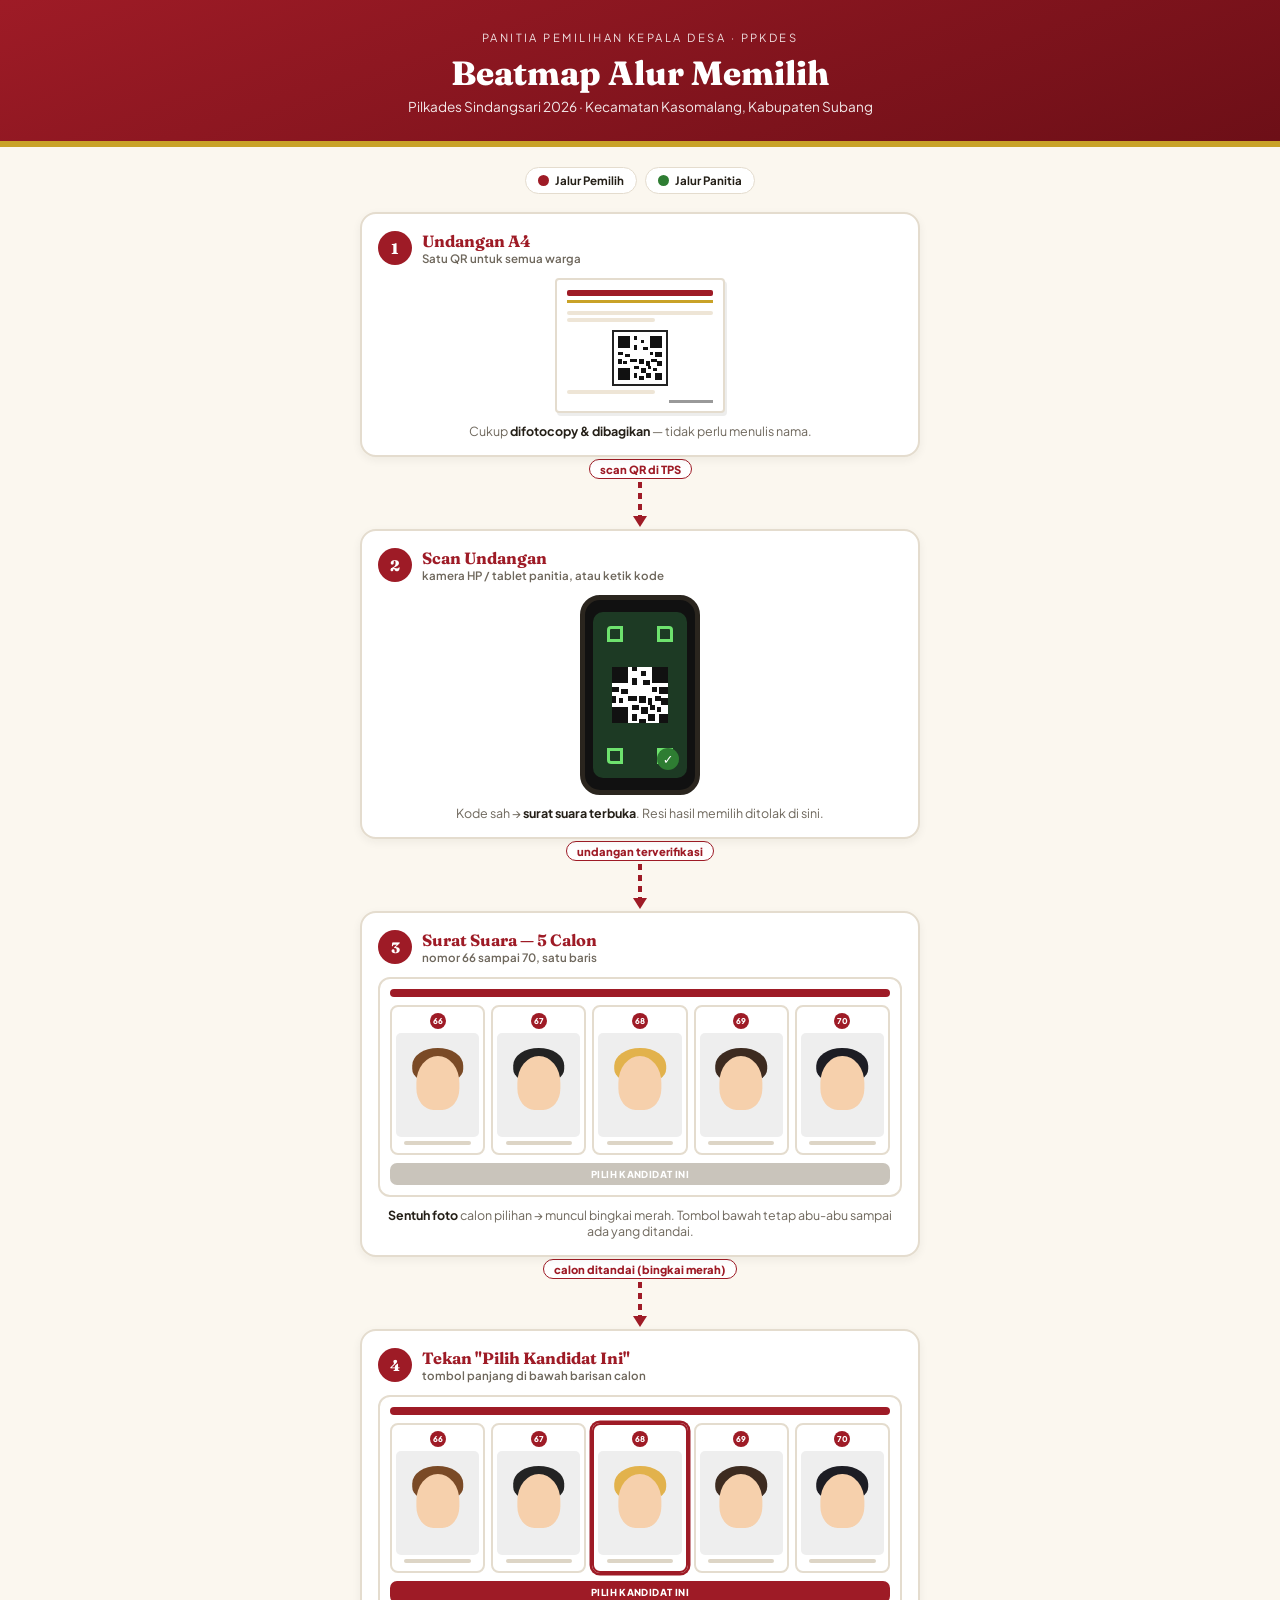
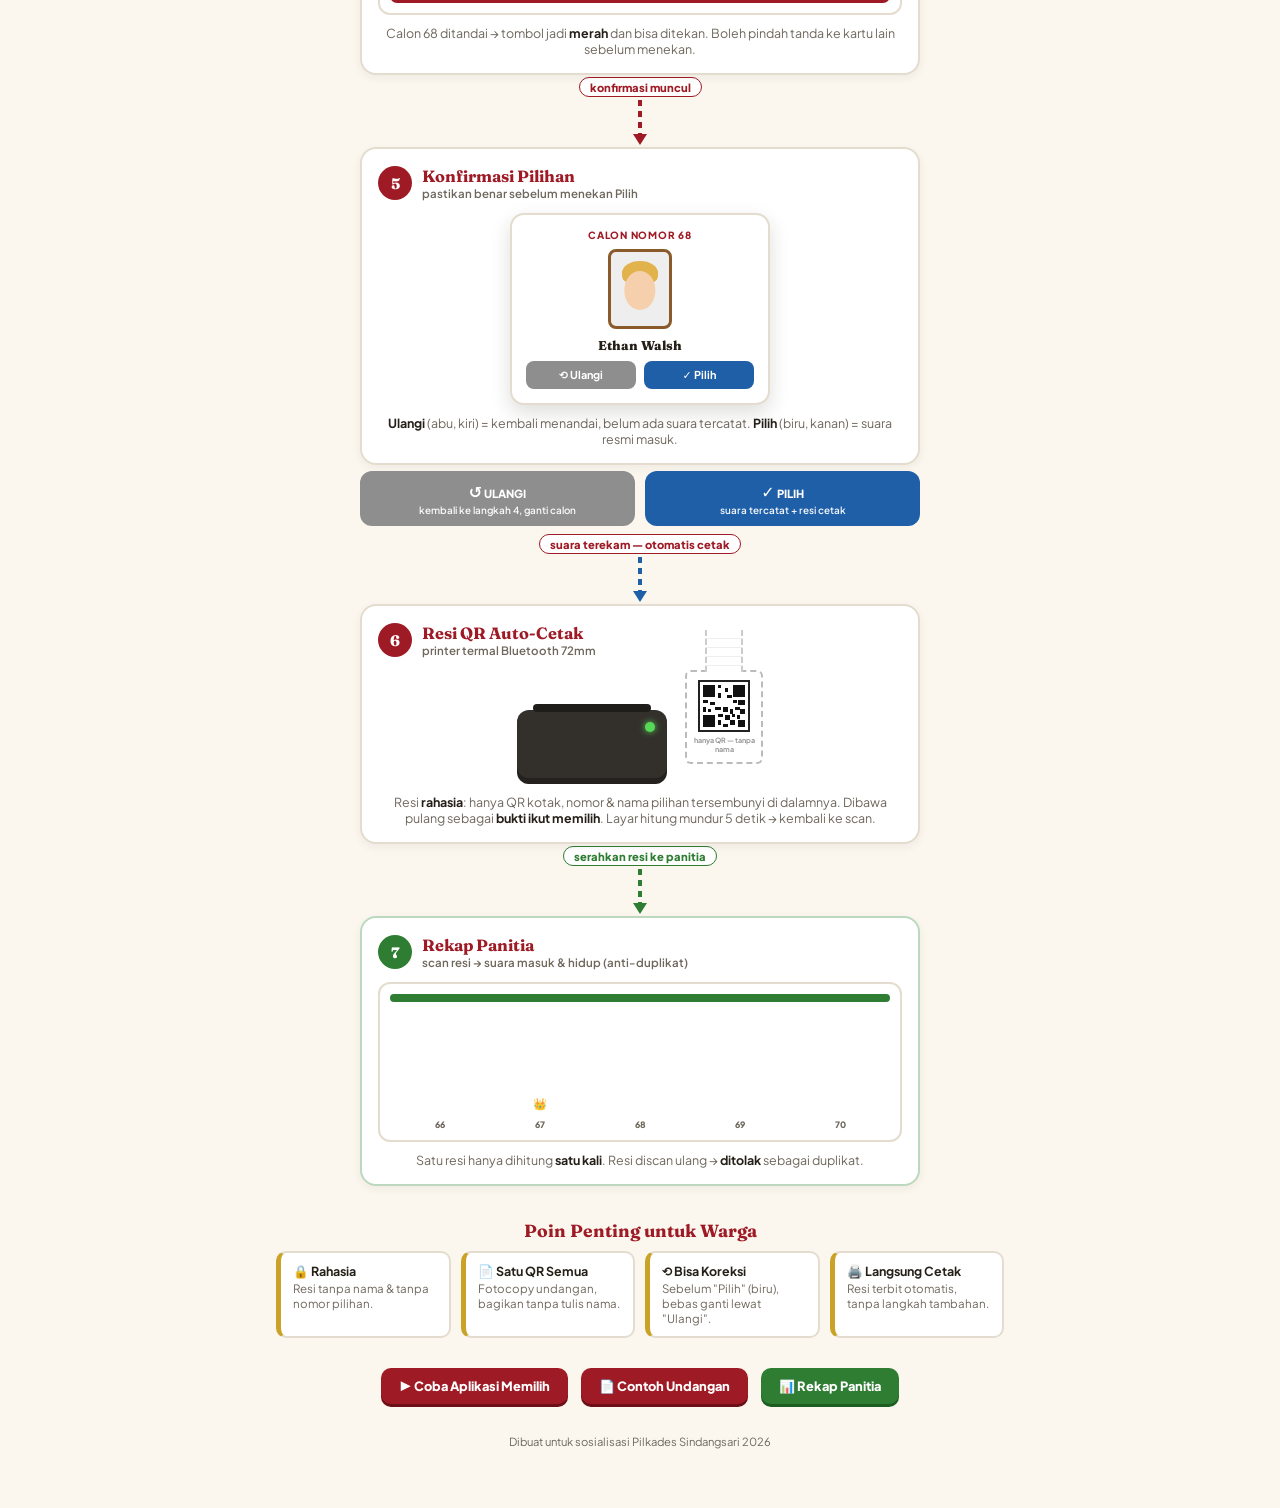
<file: beat.html>
<!DOCTYPE html>
<html lang="id">
<head>
<meta charset="UTF-8">
<meta name="viewport" content="width=device-width, initial-scale=1.0">
<title>Beatmap Alur Memilih — Pilkades Sindangsari 2026</title>
<link href="https://fonts.googleapis.com/css2?family=Fraunces:opsz,wght@9..144,600;9..144,800&family=Plus+Jakarta+Sans:wght@400;600;700;800&display=swap" rel="stylesheet">
<style>
  :root{
    --merah:#9E1B26; --paper:#FBF7EF; --ink:#241F17; --ink-soft:#6E675C;
    --line:#E4DCCE; --gold:#C9A227; --biru:#1E5FA8; --abu:#8E8E8E; --hijau:#2E7D32;
  }
  *{box-sizing:border-box;margin:0;padding:0;}
  body{font-family:"Plus Jakarta Sans",system-ui,sans-serif;background:var(--paper);color:var(--ink);padding-bottom:60px;}
  .wrap{max-width:760px;margin:0 auto;padding:0 16px;}

  header{background:linear-gradient(160deg,var(--merah) 0%,#6d0f17 100%);color:#fff;padding:30px 16px 26px;text-align:center;border-bottom:6px solid var(--gold);}
  header .kop{font-size:0.7rem;letter-spacing:0.22em;text-transform:uppercase;opacity:0.85;}
  header h1{font-family:"Fraunces",serif;font-weight:800;font-size:clamp(1.4rem,4vw,2.1rem);margin:8px 0 4px;}
  header .sub{font-size:0.85rem;opacity:0.9;}

  .legenda{display:flex;flex-wrap:wrap;gap:8px;justify-content:center;margin:20px 0 4px;font-size:0.72rem;font-weight:700;}
  .legenda span{display:inline-flex;align-items:center;gap:6px;padding:5px 12px;border-radius:999px;background:#fff;border:1.5px solid var(--line);}
  .dot{width:11px;height:11px;border-radius:50%;}
  .dot.w{background:var(--merah);} .dot.k{background:var(--hijau);}

  /* ================= DIAGRAM ================= */
  .flow{display:flex;flex-direction:column;align-items:center;margin-top:18px;}

  .node{width:100%;max-width:560px;background:#fff;border:2px solid var(--line);border-radius:16px;padding:16px;position:relative;box-shadow:0 3px 10px rgba(36,31,23,0.06);}
  .node.panitia{border-color:#bcd8be;}
  .node .judul{display:flex;align-items:center;gap:10px;margin-bottom:12px;}
  .node .stepno{width:34px;height:34px;border-radius:50%;background:var(--merah);color:#fff;font-family:"Fraunces",serif;font-weight:800;display:flex;align-items:center;justify-content:center;font-size:0.95rem;flex:none;}
  .node.panitia .stepno{background:var(--hijau);}
  .node .judul b{font-family:"Fraunces",serif;font-size:1.02rem;color:var(--merah);}
  .node .judul small{display:block;font-weight:600;color:var(--ink-soft);font-size:0.72rem;}
  .caption{font-size:0.78rem;color:var(--ink-soft);text-align:center;margin-top:10px;}
  .caption b{color:var(--ink);}

  /* panah penghubung */
  .arrow{display:flex;flex-direction:column;align-items:center;margin:2px 0;}
  .arrow svg{display:block;}
  .arrow .lbl{font-size:0.7rem;font-weight:800;color:var(--merah);background:#fff;border:1.5px solid var(--merah);border-radius:999px;padding:2px 10px;margin-bottom:2px;}
  .arrow.hijau .lbl{color:var(--hijau);border-color:var(--hijau);}

  /* ---------- mockup: undangan A4 ---------- */
  .a4{width:170px;margin:0 auto;background:#fff;border:2px solid var(--line);border-radius:4px;padding:10px 10px 8px;box-shadow:2px 3px 0 rgba(36,31,23,0.08);}
  .a4 .kopbar{height:6px;background:var(--merah);border-radius:2px;margin-bottom:4px;}
  .a4 .kopbar2{height:3px;background:var(--gold);margin-bottom:8px;}
  .a4 .baris{height:4px;background:#eee5d6;border-radius:2px;margin:3px 0;}
  .a4 .barisPendek{width:60%;}
  .a4 .qr{width:56px;height:56px;margin:8px auto 4px;border:2px solid #222;padding:4px;background:#fff;}
  .a4 .ttd{display:flex;justify-content:flex-end;margin-top:6px;}
  .a4 .ttd span{width:44px;height:3px;background:#999;}

  /* ---------- mockup: HP scan ---------- */
  .hp{width:120px;height:200px;margin:0 auto;border:5px solid #2a251e;border-radius:20px;background:#111;position:relative;padding:12px 8px;}
  .hp .cam{width:100%;height:100%;background:#1d3a24;border-radius:10px;display:flex;align-items:center;justify-content:center;position:relative;}
  .hp .frame{position:absolute;inset:14px;border:0px solid transparent;}
  .hp .corner{position:absolute;width:16px;height:16px;border:3px solid #6ee26e;}
  .c-tl{top:0;left:0;border-right:0;border-bottom:0;border-radius:4px 0 0 0;}
  .c-tr{top:0;right:0;border-left:0;border-bottom:0;border-radius:0 4px 0 0;}
  .c-bl{bottom:0;left:0;border-right:0;border-top:0;border-radius:0 0 0 4px;}
  .c-br{bottom:0;right:0;border-left:0;border-top:0;border-radius:0 0 4px 0;}
  .hp .ok{position:absolute;bottom:8px;right:8px;width:22px;height:22px;border-radius:50%;background:var(--hijau);color:#fff;font-size:0.8rem;display:flex;align-items:center;justify-content:center;font-weight:800;}

  /* ---------- mockup: surat suara ---------- */
  .scr{background:#fff;border:2px solid var(--line);border-radius:12px;padding:10px;}
  .scr .topbar{height:8px;border-radius:4px;background:var(--merah);margin-bottom:8px;}
  .barisCalon{display:grid;grid-template-columns:repeat(5,1fr);gap:6px;}
  .mini{border:2px solid var(--line);border-radius:8px;padding:6px 4px;text-align:center;position:relative;}
  .mini .no{width:16px;height:16px;border-radius:50%;background:var(--merah);color:#fff;font-size:0.5rem;font-weight:800;display:flex;align-items:center;justify-content:center;margin:0 auto 4px;}
  .mini .foto{width:100%;aspect-ratio:4/5;border-radius:5px;background:#eee;margin-bottom:4px;position:relative;overflow:hidden;}
  .mini .foto i{position:absolute;left:50%;transform:translateX(-50%);border-radius:50% 50% 40% 40%;}
  .mini .foto .kep{top:22%;width:52%;height:52%;background:#f6d0ac;}
  .mini .foto .rbt{top:14%;width:62%;height:34%;}
  .mini .nama{height:4px;background:#ddd5c6;border-radius:2px;margin:2px auto;width:80%;}
  .mini.tandai{border-color:var(--merah);box-shadow:0 0 0 2.5px var(--merah);}
  .btnbar{margin-top:8px;height:22px;border-radius:7px;background:#C9C4BB;display:flex;align-items:center;justify-content:center;color:#fff;font-size:0.6rem;font-weight:800;letter-spacing:0.04em;}
  .btnbar.armed{background:var(--merah);}

  /* ---------- mockup: modal ---------- */
  .modalMock{max-width:260px;margin:0 auto;background:#fff;border:2px solid var(--line);border-radius:14px;padding:14px;text-align:center;position:relative;box-shadow:0 8px 20px rgba(36,31,23,0.15);}
  .modalMock .mNo{font-size:0.62rem;font-weight:800;color:var(--merah);letter-spacing:0.08em;}
  .modalMock .mFoto{width:64px;height:80px;border-radius:8px;margin:8px auto;border:3px solid #8B5A2B;background:#eee;position:relative;overflow:hidden;}
  .modalMock .mNama{font-family:"Fraunces",serif;font-weight:800;font-size:0.8rem;margin-bottom:8px;}
  .modalMock .mAksi{display:flex;gap:8px;justify-content:center;}
  .modalMock .mAksi b{flex:1;padding:7px 0;border-radius:8px;color:#fff;font-size:0.68rem;}
  .bAbu{background:var(--abu);} .bBiru{background:var(--biru);}

  /* ---------- mockup: printer + resi ---------- */
  .printRow{display:flex;gap:18px;align-items:flex-start;justify-content:center;}
  .printer{width:150px;height:74px;background:#33302b;border-radius:12px;position:relative;margin-top:40px;box-shadow:inset 0 -6px 0 rgba(0,0,0,0.3);}
  .printer::before{content:"";position:absolute;top:-6px;left:16px;right:16px;height:8px;border-radius:4px;background:#1f1d19;}
  .printer .led{position:absolute;right:12px;top:12px;width:10px;height:10px;border-radius:50%;background:#57d957;box-shadow:0 0 6px #57d957;}
  .resi{width:78px;background:#fff;border:2px dashed #bbb;border-radius:6px;padding:8px 6px;position:relative;}
  .resi::before{content:"";position:absolute;top:-42px;left:50%;width:34px;height:42px;transform:translateX(-50%);background:repeating-linear-gradient(to bottom,#fff 0 8px,#eee 8px 9px);border-left:2px dashed #ccc;border-right:2px dashed #ccc;}
  .resi .qr{width:52px;height:52px;margin:0 auto;border:2px solid #222;padding:3px;background:#fff;}
  .resi p{font-size:0.45rem;text-align:center;color:#999;margin-top:4px;font-weight:700;}

  /* QR pattern SVG kecil dipakai ulang */
  .qr svg{display:block;width:100%;height:100%;}

  /* ---------- mockup: rekap ---------- */
  .rekap .bars{display:flex;gap:8px;align-items:flex-end;height:120px;padding:8px 4px 0;}
  .rekap .col{flex:1;display:flex;flex-direction:column;align-items:center;gap:4px;}
  .rekap .bar{width:100%;border-radius:5px 5px 0 0;background:var(--abu);}
  .rekap .col:nth-child(2) .bar{background:var(--biru);}
  .rekap .col:nth-child(4) .bar{background:var(--merah);}
  .rekap .noL{font-size:0.55rem;font-weight:800;color:var(--ink-soft);}
  .rekap .crown{font-size:0.7rem;}

  /* ---------- cabang ulangi / pilih ---------- */
  .cabangRow{display:grid;grid-template-columns:1fr 1fr;gap:10px;width:100%;max-width:560px;margin:6px 0;}
  .cabang{border-radius:12px;padding:10px;text-align:center;font-size:0.7rem;font-weight:800;color:#fff;position:relative;}
  .cabang small{display:block;font-weight:600;font-size:0.62rem;margin-top:2px;opacity:0.95;}
  .cabang.u{background:var(--abu);}
  .cabang.p{background:var(--biru);}
  .cabang .ic{font-size:1rem;}

  .info{margin-top:34px;}
  .info h3{font-family:"Fraunces",serif;font-size:1.1rem;color:var(--merah);margin-bottom:10px;text-align:center;}
  .gridInfo{display:grid;grid-template-columns:repeat(auto-fit,minmax(160px,1fr));gap:10px;}
  .bInfo{background:#fff;border:2px solid var(--line);border-left:5px solid var(--gold);border-radius:10px;padding:10px 12px;font-size:0.72rem;color:var(--ink-soft);}
  .bInfo b{display:block;color:var(--ink);font-size:0.78rem;margin-bottom:2px;}

  .tautan{margin-top:26px;text-align:center;}
  .tautan a{display:inline-block;text-decoration:none;font-weight:800;font-size:0.8rem;padding:10px 18px;border-radius:10px;margin:4px 5px;color:#fff;background:var(--merah);box-shadow:0 3px 0 #6d0f17;}
  .tautan a.g{background:var(--hijau);box-shadow:0 3px 0 #1b5e20;}
  footer{text-align:center;margin-top:26px;font-size:0.7rem;color:var(--ink-soft);}
</style>
</head>
<body>

<header>
  <div class="wrap">
    <div class="kop">Panitia Pemilihan Kepala Desa · PPKDES</div>
    <h1>Beatmap Alur Memilih</h1>
    <div class="sub">Pilkades Sindangsari 2026 · Kecamatan Kasomalang, Kabupaten Subang</div>
  </div>
</header>

<div class="wrap">
  <div class="legenda">
    <span><i class="dot w"></i> Jalur Pemilih</span>
    <span><i class="dot k"></i> Jalur Panitia</span>
  </div>

  <div class="flow">

    <!-- ===== 1. UNDANGAN ===== -->
    <div class="node">
      <div class="judul"><div class="stepno">1</div><div><b>Undangan A4</b><small>Satu QR untuk semua warga</small></div></div>
      <div class="a4">
        <div class="kopbar"></div><div class="kopbar2"></div>
        <div class="baris"></div><div class="baris barisPendek"></div>
        <div class="qr">
          <svg viewBox="0 0 25 25" shape-rendering="crispEdges"><rect width="25" height="25" fill="#fff"/><path fill="#111" d="M0 0h7v7H0zM2 2h3v3H2zM18 0h7v7h-7zM20 2h3v3h-3zM0 18h7v7H0zM2 20h3v3H2zM9 0h2v2H9zM13 2h2v2h-2zM9 5h2v3H9zM14 6h3v2h-3zM18 9h2v2h-2zM21 9h4v3h-4zM0 9h3v2H0zM4 10h3v2H4zM0 13h2v3H0zM3 14h2v2H3zM7 13h4v2H7zM12 13h3v3h-3zM16 14h2v3h-2zM19 13h3v2h-3zM22 14h3v3h-3zM9 17h3v2H9zM13 18h3v3h-3zM17 17h2v2h-2zM20 18h2v2h-2zM9 21h2v3H9zM12 23h3v2h-3zM16 21h3v3h-3zM21 21h4v4h-4z"/></svg>
        </div>
        <div class="baris barisPendek"></div>
        <div class="ttd"><span></span></div>
      </div>
      <p class="caption">Cukup <b>difotocopy &amp; dibagikan</b> — tidak perlu menulis nama.</p>
    </div>

    <div class="arrow"><div class="lbl">scan QR di TPS</div>
      <svg width="24" height="46" viewBox="0 0 24 46"><path d="M12 0v36" stroke="#9E1B26" stroke-width="4" stroke-dasharray="6 5"><animate attributeName="stroke-dashoffset" from="22" to="0" dur="1s" repeatCount="indefinite"/></path><path d="M12 46l-7-11h14z" fill="#9E1B26"/></svg>
    </div>

    <!-- ===== 2. SCAN ===== -->
    <div class="node">
      <div class="judul"><div class="stepno">2</div><div><b>Scan Undangan</b><small>kamera HP / tablet panitia, atau ketik kode</small></div></div>
      <div class="hp">
        <div class="cam">
          <div class="frame">
            <i class="corner c-tl"></i><i class="corner c-tr"></i><i class="corner c-bl"></i><i class="corner c-br"></i>
          </div>
          <div class="qr" style="width:56px;height:56px;">
            <svg viewBox="0 0 25 25" shape-rendering="crispEdges"><rect width="25" height="25" fill="#fff"/><path fill="#111" d="M0 0h7v7H0zM2 2h3v3H2zM18 0h7v7h-7zM20 2h3v3h-3zM0 18h7v7H0zM2 20h3v3H2zM9 0h2v2H9zM13 2h2v2h-2zM9 5h2v3H9zM14 6h3v2h-3zM18 9h2v2h-2zM21 9h4v3h-4zM0 9h3v2H0zM4 10h3v2H4zM0 13h2v3H0zM3 14h2v2H3zM7 13h4v2H7zM12 13h3v3h-3zM16 14h2v3h-2zM19 13h3v2h-3zM22 14h3v3h-3zM9 17h3v2H9zM13 18h3v3h-3zM17 17h2v2h-2zM20 18h2v2h-2zM9 21h2v3H9zM12 23h3v2h-3zM16 21h3v3h-3zM21 21h4v4h-4z"/></svg>
          </div>
          <div class="ok">✓</div>
        </div>
      </div>
      <p class="caption">Kode sah → <b>surat suara terbuka</b>. Resi hasil memilih ditolak di sini.</p>
    </div>

    <div class="arrow"><div class="lbl">undangan terverifikasi</div>
      <svg width="24" height="46" viewBox="0 0 24 46"><path d="M12 0v36" stroke="#9E1B26" stroke-width="4" stroke-dasharray="6 5"><animate attributeName="stroke-dashoffset" from="22" to="0" dur="1s" repeatCount="indefinite"/></path><path d="M12 46l-7-11h14z" fill="#9E1B26"/></svg>
    </div>

    <!-- ===== 3. SURAT SUARA ===== -->
    <div class="node">
      <div class="judul"><div class="stepno">3</div><div><b>Surat Suara — 5 Calon</b><small>nomor 66 sampai 70, satu baris</small></div></div>
      <div class="scr">
        <div class="topbar"></div>
        <div class="barisCalon">
          <div class="mini"><div class="no">66</div><div class="foto"><i class="rbt" style="background:#7a4a26;"></i><i class="kep"></i></div><div class="nama"></div></div>
          <div class="mini"><div class="no">67</div><div class="foto"><i class="rbt" style="background:#232323;"></i><i class="kep"></i></div><div class="nama"></div></div>
          <div class="mini"><div class="no">68</div><div class="foto"><i class="rbt" style="background:#e2b24c;"></i><i class="kep"></i></div><div class="nama"></div></div>
          <div class="mini"><div class="no">69</div><div class="foto"><i class="rbt" style="background:#3d2b20;"></i><i class="kep"></i></div><div class="nama"></div></div>
          <div class="mini"><div class="no">70</div><div class="foto"><i class="rbt" style="background:#1d1d24;"></i><i class="kep"></i></div><div class="nama"></div></div>
        </div>
        <div class="btnbar">PILIH KANDIDAT INI</div>
      </div>
      <p class="caption"><b>Sentuh foto</b> calon pilihan → muncul bingkai merah. Tombol bawah tetap abu-abu sampai ada yang ditandai.</p>
    </div>

    <div class="arrow"><div class="lbl">calon ditandai (bingkai merah)</div>
      <svg width="24" height="46" viewBox="0 0 24 46"><path d="M12 0v36" stroke="#9E1B26" stroke-width="4" stroke-dasharray="6 5"><animate attributeName="stroke-dashoffset" from="22" to="0" dur="1s" repeatCount="indefinite"/></path><path d="M12 46l-7-11h14z" fill="#9E1B26"/></svg>
    </div>

    <!-- ===== 4. TEKAN TOMBOL ===== -->
    <div class="node">
      <div class="judul"><div class="stepno">4</div><div><b>Tekan "Pilih Kandidat Ini"</b><small>tombol panjang di bawah barisan calon</small></div></div>
      <div class="scr">
        <div class="topbar"></div>
        <div class="barisCalon">
          <div class="mini"><div class="no">66</div><div class="foto"><i class="rbt" style="background:#7a4a26;"></i><i class="kep"></i></div><div class="nama"></div></div>
          <div class="mini"><div class="no">67</div><div class="foto"><i class="rbt" style="background:#232323;"></i><i class="kep"></i></div><div class="nama"></div></div>
          <div class="mini tandai"><div class="no">68</div><div class="foto"><i class="rbt" style="background:#e2b24c;"></i><i class="kep"></i></div><div class="nama"></div></div>
          <div class="mini"><div class="no">69</div><div class="foto"><i class="rbt" style="background:#3d2b20;"></i><i class="kep"></i></div><div class="nama"></div></div>
          <div class="mini"><div class="no">70</div><div class="foto"><i class="rbt" style="background:#1d1d24;"></i><i class="kep"></i></div><div class="nama"></div></div>
        </div>
        <div class="btnbar armed">PILIH KANDIDAT INI</div>
      </div>
      <p class="caption">Calon 68 ditandai → tombol jadi <b>merah</b> dan bisa ditekan. Boleh pindah tanda ke kartu lain sebelum menekan.</p>
    </div>

    <div class="arrow"><div class="lbl">konfirmasi muncul</div>
      <svg width="24" height="46" viewBox="0 0 24 46"><path d="M12 0v36" stroke="#9E1B26" stroke-width="4" stroke-dasharray="6 5"><animate attributeName="stroke-dashoffset" from="22" to="0" dur="1s" repeatCount="indefinite"/></path><path d="M12 46l-7-11h14z" fill="#9E1B26"/></svg>
    </div>

    <!-- ===== 5. MODAL ===== -->
    <div class="node">
      <div class="judul"><div class="stepno">5</div><div><b>Konfirmasi Pilihan</b><small>pastikan benar sebelum menekan Pilih</small></div></div>
      <div class="modalMock">
        <div class="mNo">CALON NOMOR 68</div>
        <div class="mFoto"><i class="rbt" style="position:absolute;left:50%;top:12%;transform:translateX(-50%);width:62%;height:32%;border-radius:50% 50% 40% 40%;background:#e2b24c;"></i><i style="position:absolute;left:50%;top:26%;transform:translateX(-50%);width:54%;height:52%;border-radius:50%;background:#f6d0ac;"></i></div>
        <div class="mNama">Ethan Walsh</div>
        <div class="mAksi"><b class="bAbu">⟲ Ulangi</b><b class="bBiru">✓ Pilih</b></div>
      </div>
      <p class="caption"><b>Ulangi</b> (abu, kiri) = kembali menandai, belum ada suara tercatat. <b>Pilih</b> (biru, kanan) = suara resmi masuk.</p>
    </div>

    <div class="cabangRow">
      <div class="cabang u"><span class="ic">↺</span> ULANGI<small>kembali ke langkah 4, ganti calon</small></div>
      <div class="cabang p"><span class="ic">✓</span> PILIH<small>suara tercatat + resi cetak</small></div>
    </div>

    <div class="arrow"><div class="lbl">suara terekam — otomatis cetak</div>
      <svg width="24" height="46" viewBox="0 0 24 46"><path d="M12 0v36" stroke="#1E5FA8" stroke-width="4" stroke-dasharray="6 5"><animate attributeName="stroke-dashoffset" from="22" to="0" dur="1s" repeatCount="indefinite"/></path><path d="M12 46l-7-11h14z" fill="#1E5FA8"/></svg>
    </div>

    <!-- ===== 6. RESI ===== -->
    <div class="node">
      <div class="judul"><div class="stepno">6</div><div><b>Resi QR Auto-Cetak</b><small>printer termal Bluetooth 72mm</small></div></div>
      <div class="printRow">
        <div class="printer"><div class="led"></div></div>
        <div class="resi">
          <div class="qr"><svg viewBox="0 0 25 25" shape-rendering="crispEdges"><rect width="25" height="25" fill="#fff"/><path fill="#111" d="M0 0h7v7H0zM2 2h3v3H2zM18 0h7v7h-7zM20 2h3v3h-3zM0 18h7v7H0zM2 20h3v3H2zM9 0h2v2H9zM13 2h2v2h-2zM9 5h2v3H9zM14 6h3v2h-3zM18 9h2v2h-2zM21 9h4v3h-4zM0 9h3v2H0zM4 10h3v2H4zM0 13h2v3H0zM3 14h2v2H3zM7 13h4v2H7zM12 13h3v3h-3zM16 14h2v3h-2zM19 13h3v2h-3zM22 14h3v3h-3zM9 17h3v2H9zM13 18h3v3h-3zM17 17h2v2h-2zM20 18h2v2h-2zM9 21h2v3H9zM12 23h3v2h-3zM16 21h3v3h-3zM21 21h4v4h-4z"/></svg></div>
          <p>hanya QR — tanpa nama</p>
        </div>
      </div>
      <p class="caption">Resi <b>rahasia</b>: hanya QR kotak, nomor &amp; nama pilihan tersembunyi di dalamnya. Dibawa pulang sebagai <b>bukti ikut memilih</b>. Layar hitung mundur 5 detik → kembali ke scan.</p>
    </div>

    <div class="arrow hijau"><div class="lbl">serahkan resi ke panitia</div>
      <svg width="24" height="46" viewBox="0 0 24 46"><path d="M12 0v36" stroke="#2E7D32" stroke-width="4" stroke-dasharray="6 5"><animate attributeName="stroke-dashoffset" from="22" to="0" dur="1s" repeatCount="indefinite"/></path><path d="M12 46l-7-11h14z" fill="#2E7D32"/></svg>
    </div>

    <!-- ===== 7. REKAP ===== -->
    <div class="node panitia">
      <div class="judul"><div class="stepno">7</div><div><b>Rekap Panitia</b><small>scan resi → suara masuk &amp; hidup (anti-duplikat)</small></div></div>
      <div class="scr rekap">
        <div class="topbar" style="background:var(--hijau);"></div>
        <div class="bars">
          <div class="col"><div class="bar" style="height:45%;"></div><div class="noL">66</div></div>
          <div class="col"><span class="crown">👑</span><div class="bar" style="height:85%;"></div><div class="noL">67</div></div>
          <div class="col"><div class="bar" style="height:25%;"></div><div class="noL">68</div></div>
          <div class="col"><div class="bar" style="height:60%;"></div><div class="noL">69</div></div>
          <div class="col"><div class="bar" style="height:35%;"></div><div class="noL">70</div></div>
        </div>
      </div>
      <p class="caption">Satu resi hanya dihitung <b>satu kali</b>. Resi discan ulang → <b>ditolak</b> sebagai duplikat.</p>
    </div>

  </div><!-- /.flow -->

  <div class="info">
    <h3>Poin Penting untuk Warga</h3>
    <div class="gridInfo">
      <div class="bInfo"><b>🔒 Rahasia</b>Resi tanpa nama &amp; tanpa nomor pilihan.</div>
      <div class="bInfo"><b>📄 Satu QR Semua</b>Fotocopy undangan, bagikan tanpa tulis nama.</div>
      <div class="bInfo"><b>⟲ Bisa Koreksi</b>Sebelum "Pilih" (biru), bebas ganti lewat "Ulangi".</div>
      <div class="bInfo"><b>🖨️ Langsung Cetak</b>Resi terbit otomatis, tanpa langkah tambahan.</div>
    </div>
  </div>

  <div class="tautan">
    <a href="index.html">▶ Coba Aplikasi Memilih</a>
    <a href="undangan.html">📄 Contoh Undangan</a>
    <a class="g" href="hasil-pilkades.html">📊 Rekap Panitia</a>
  </div>

  <footer>Dibuat untuk sosialisasi Pilkades Sindangsari 2026</footer>
</div>

</body>
</html>
</file>
